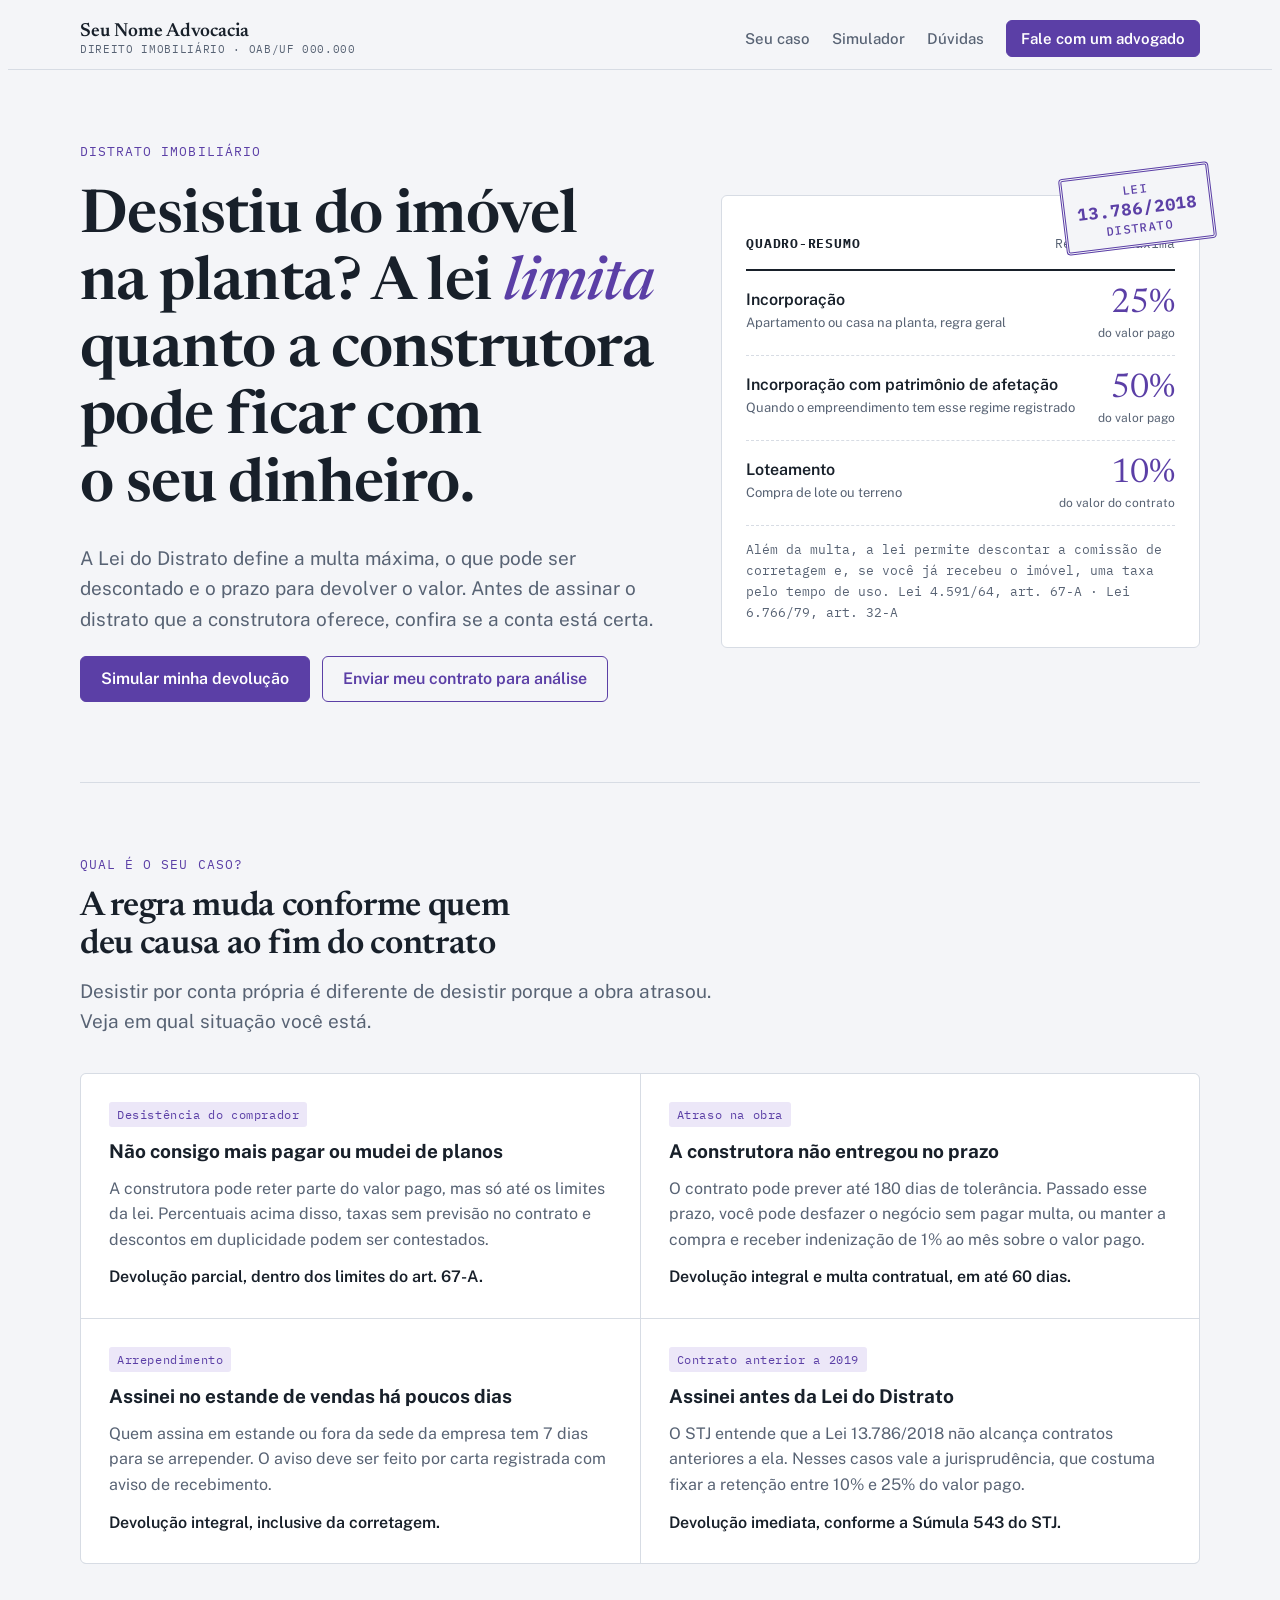
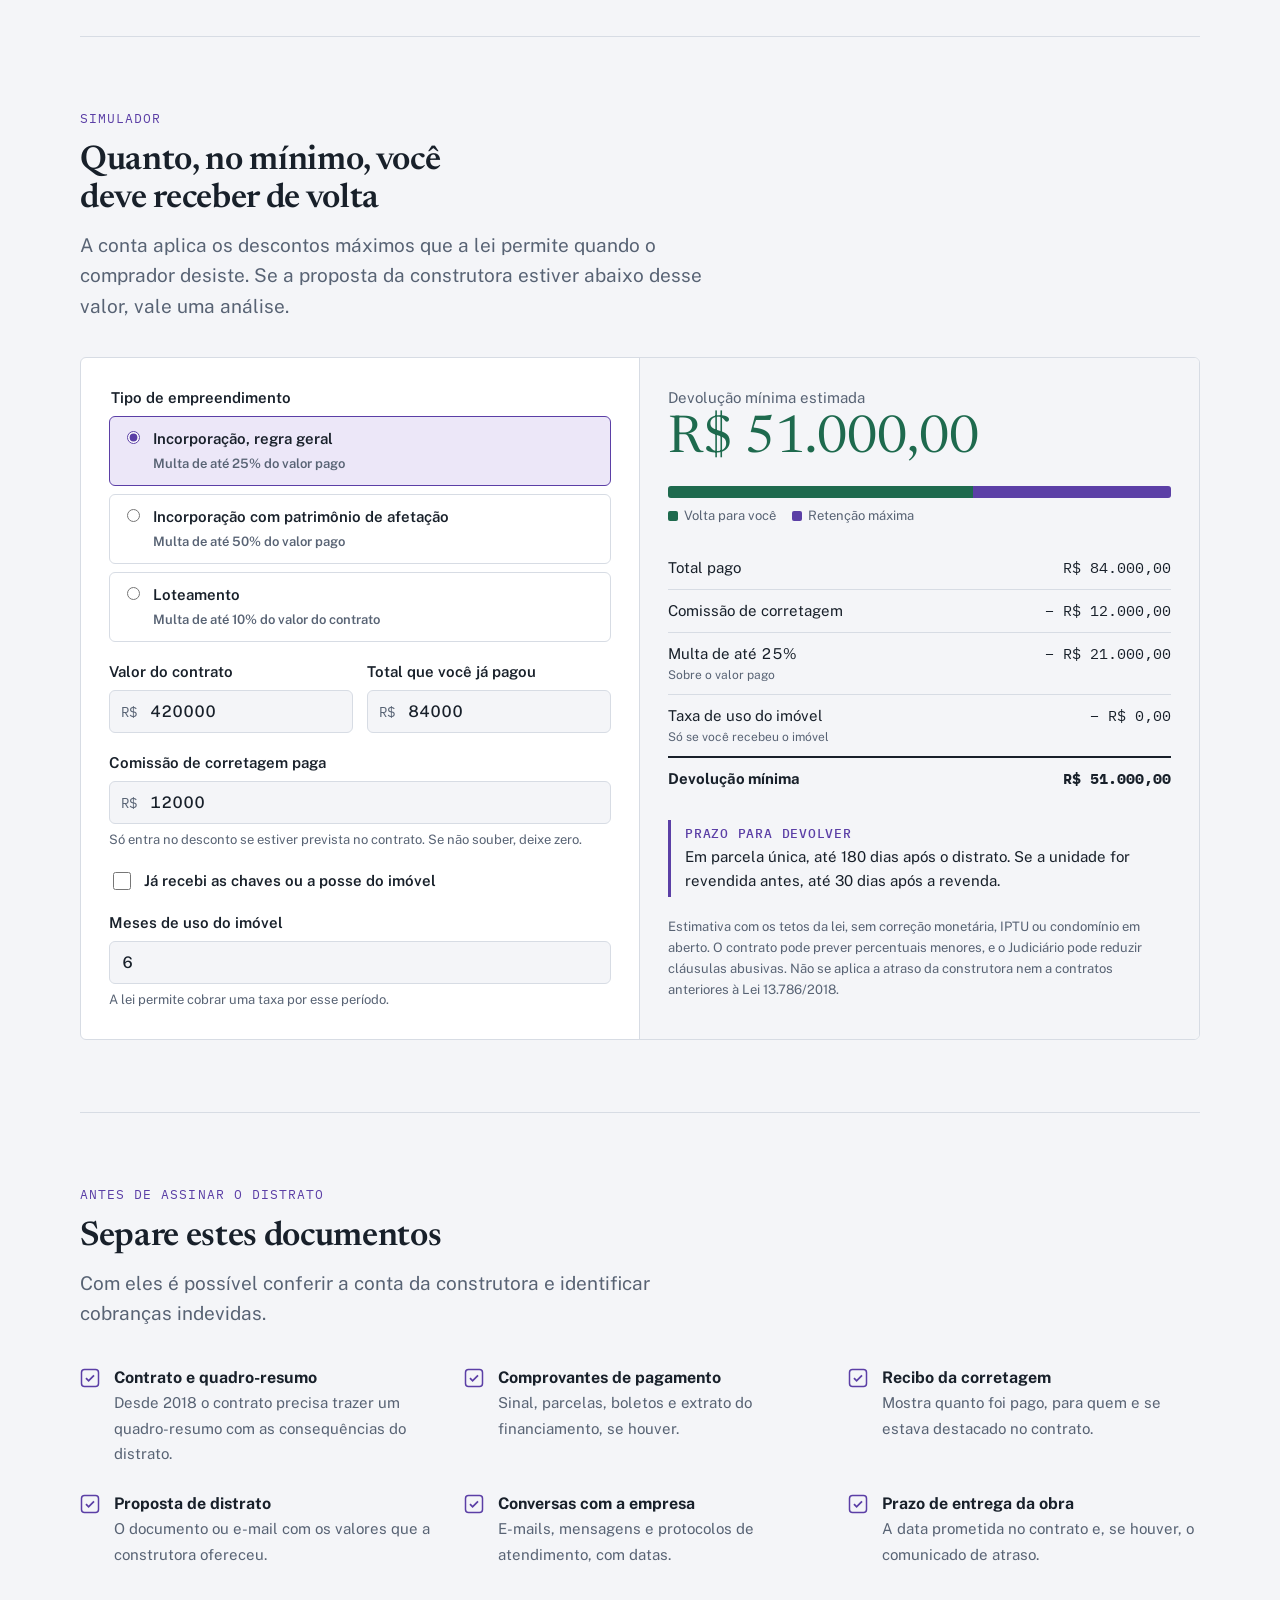
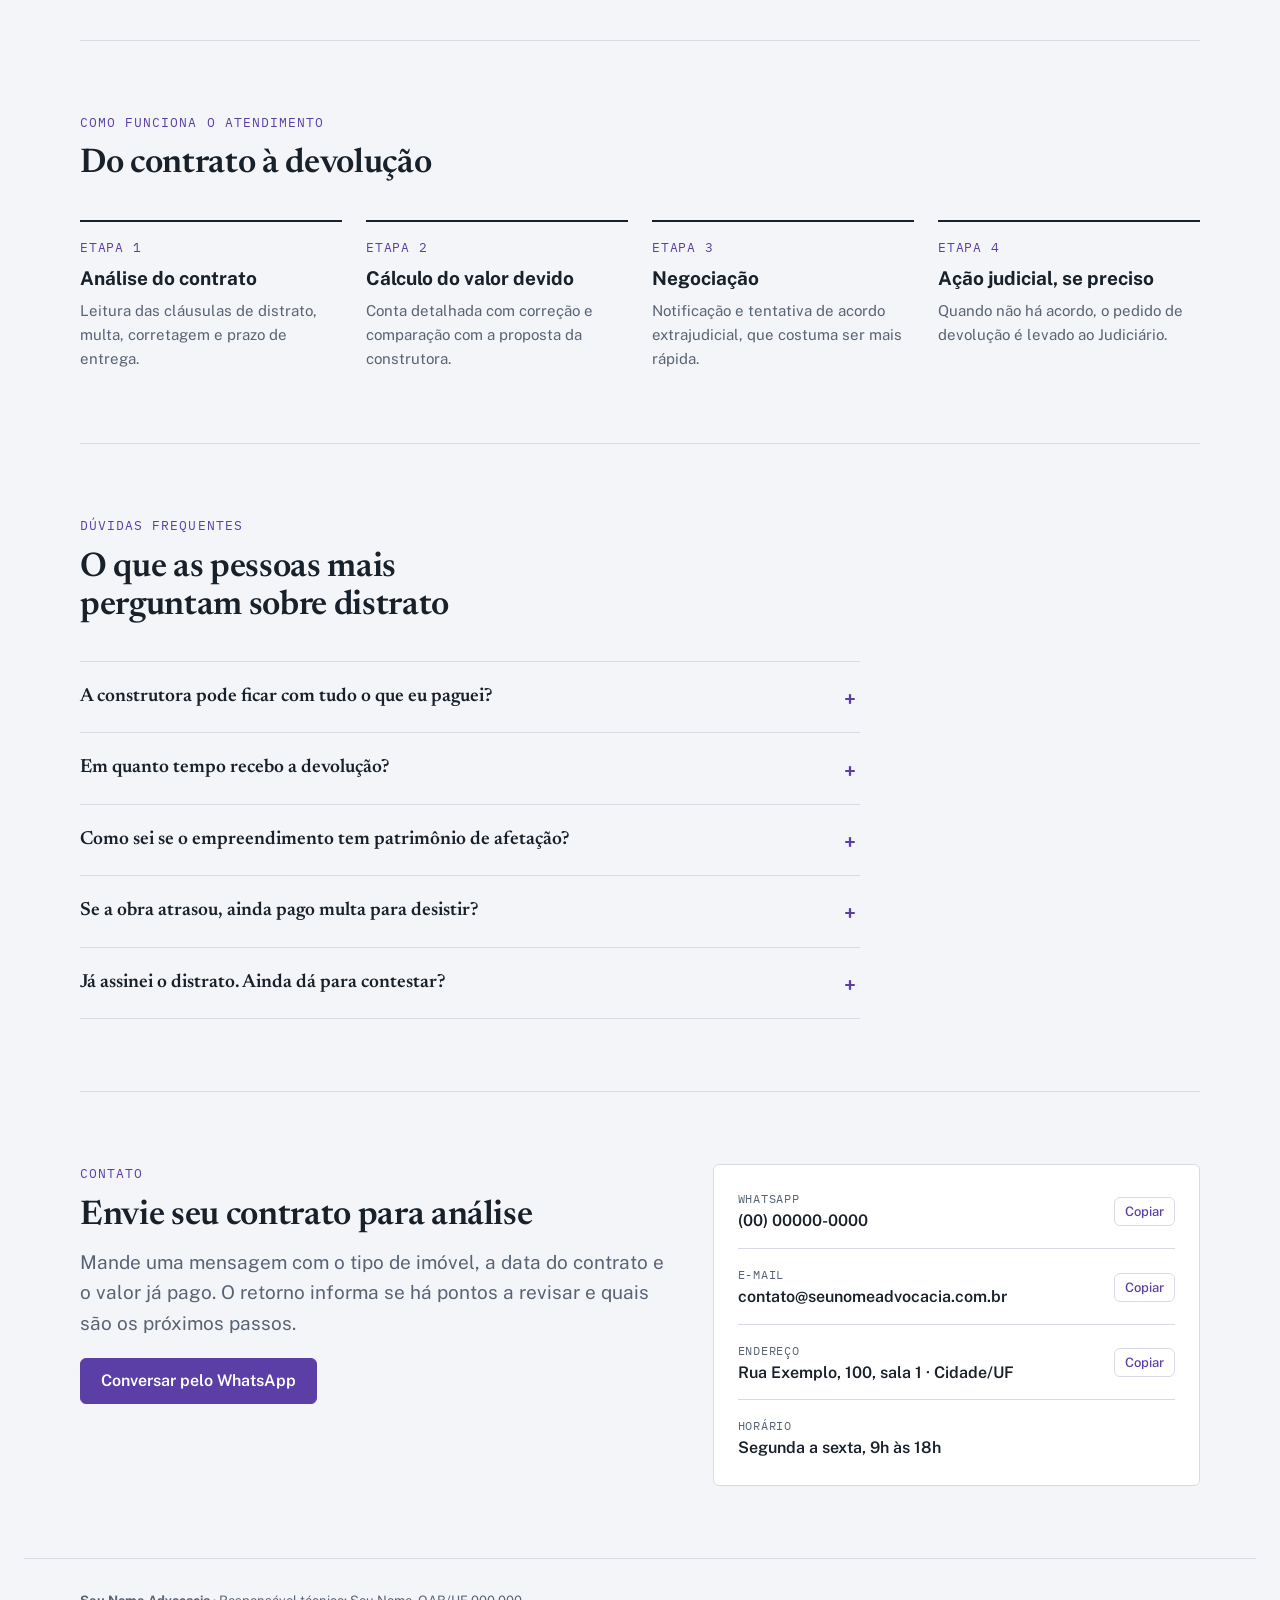
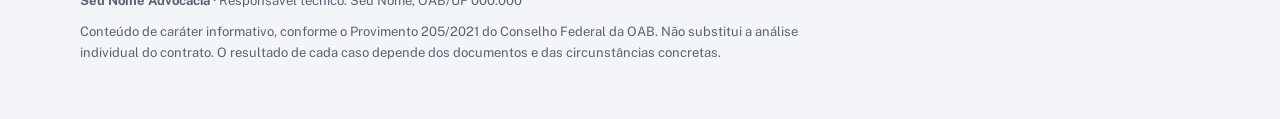
<file: site/distrato/index.html>
<!doctype html>
<html lang="pt-BR">
<head>
<meta charset="utf-8">
<meta name="viewport" content="width=device-width, initial-scale=1, viewport-fit=cover">
<title>Distrato Imobiliário</title>
<meta name="description" content="Desistiu do imóvel na planta ou a construtora atrasou a entrega? Entenda o que a Lei do Distrato garante e simule quanto você deve receber de volta.">
<link rel="preconnect" href="https://fonts.googleapis.com">
<link rel="preconnect" href="https://fonts.gstatic.com" crossorigin>
<link rel="stylesheet" href="https://fonts.googleapis.com/css2?family=Newsreader:opsz,wght@6..72,500;6..72,600&family=Public+Sans:wght@400;500;600;700&family=IBM+Plex+Mono:wght@400;500&display=swap">
<style>
/* Layout: página de cartório moderna — coluna de leitura + "quadro-resumo" como peça visual; o carimbo violeta é o único gesto ousado. */
:root {
  --paper: #F4F5F8;
  --surface: #FFFFFF;
  --ink: #18202A;
  --muted: #586374;
  --line: #D7DCE4;
  --stamp: #5B3FA6;
  --stamp-soft: #ECE7F8;
  --on-stamp: #FFFFFF;
  --ok: #1E6A4E;
  --font-display: "Newsreader", "Iowan Old Style", Georgia, serif;
  --font-body: "Public Sans", "Segoe UI", system-ui, -apple-system, sans-serif;
  --font-mono: "IBM Plex Mono", ui-monospace, "SFMono-Regular", Menlo, monospace;
  --step--1: 0.8125rem;
  --step-0: 1rem;
  --step-1: 1.1875rem;
  --step-2: 1.5rem;
  --step-3: 2.125rem;
  --step-4: clamp(2.25rem, 1.4rem + 3.6vw, 3.75rem);
  --radius: 6px;
  --max: 1120px;
}
@media (prefers-color-scheme: dark) {
  :root:not([data-theme="light"]) {
    --paper: #10141A; --surface: #171C24; --ink: #E6E9EF; --muted: #9BA5B4;
    --line: #2A313D; --stamp: #B39EF3; --stamp-soft: #231D37; --on-stamp: #10141A; --ok: #6FCBA3;
    color-scheme: dark;
  }
}
:root[data-theme="dark"] {
  --paper: #10141A; --surface: #171C24; --ink: #E6E9EF; --muted: #9BA5B4;
  --line: #2A313D; --stamp: #B39EF3; --stamp-soft: #231D37; --on-stamp: #10141A; --ok: #6FCBA3;
  color-scheme: dark;
}

* { box-sizing: border-box; }
html { scroll-behavior: smooth; }
@media (prefers-reduced-motion: reduce) { html { scroll-behavior: auto; } * { transition: none !important; } }
body {
  background: var(--paper);
  color: var(--ink);
  font-family: var(--font-body);
  font-size: var(--step-0);
  line-height: 1.6;
  padding-inline: 16px;
}
.wrap { max-width: var(--max); margin-inline: auto; }
h1, h2, h3 { font-family: var(--font-display); font-weight: 600; line-height: 1.12; text-wrap: balance; margin: 0; letter-spacing: -0.01em; }
h2 { font-size: var(--step-3); }
h3 { font-size: var(--step-1); font-family: var(--font-body); font-weight: 700; letter-spacing: 0; line-height: 1.3; }
p { margin: 0; }
a { color: var(--stamp); }
:focus-visible { outline: 2px solid var(--stamp); outline-offset: 3px; border-radius: 2px; }
.eyebrow { font-family: var(--font-mono); font-size: var(--step--1); letter-spacing: 0.08em; text-transform: uppercase; color: var(--stamp); }
.cite { font-family: var(--font-mono); font-size: var(--step--1); color: var(--muted); }
.lead { font-size: var(--step-1); color: var(--muted); max-width: 58ch; }

/* Botões */
.btn {
  display: inline-flex; align-items: center; justify-content: center; gap: 8px;
  font: 600 var(--step-0)/1 var(--font-body);
  padding: 14px 20px; border-radius: var(--radius); text-decoration: none; cursor: pointer;
  border: 1.5px solid var(--stamp); transition: transform .15s ease, background .15s ease;
}
.btn-primary { background: var(--stamp); color: var(--on-stamp); }
.btn-ghost { background: transparent; color: var(--stamp); }
.btn:hover { transform: translateY(-1px); }
.btn-ghost:hover { background: var(--stamp-soft); }

/* Cabeçalho */
.top {
  position: sticky; top: env(safe-area-inset-top, 0px); z-index: 10;
  background: var(--paper); border-bottom: 1px solid var(--line);
  margin-inline: -16px; padding-inline: 16px;
}
.top .wrap { display: flex; align-items: center; justify-content: space-between; gap: 16px; padding-block: 12px; }
.brand { display: flex; flex-direction: column; text-decoration: none; color: var(--ink); line-height: 1.2; }
.brand strong { font-family: var(--font-display); font-size: var(--step-1); font-weight: 600; }
.brand span { font-family: var(--font-mono); font-size: 0.6875rem; color: var(--muted); letter-spacing: 0.06em; text-transform: uppercase; }
.nav { display: flex; gap: 22px; align-items: center; }
.nav a:not(.btn) { color: var(--muted); text-decoration: none; font-weight: 500; font-size: 0.9375rem; }
.nav a:not(.btn):hover { color: var(--ink); }
.nav .btn { padding: 10px 14px; font-size: 0.9375rem; }
@media (max-width: 820px) { .nav a:not(.btn) { display: none; } }

/* Hero */
.hero { display: grid; grid-template-columns: 1.1fr 0.9fr; gap: 56px; align-items: center; padding-block: 72px 80px; }
.hero > * { min-width: 0; }
.hero-text { display: flex; flex-direction: column; gap: 22px; }
.hero h1 { font-size: var(--step-4); }
.hero h1 em { font-style: italic; color: var(--stamp); font-weight: 500; }
.actions { display: flex; flex-wrap: wrap; gap: 12px; }
@media (max-width: 900px) { .hero { grid-template-columns: 1fr; gap: 48px; padding-block: 48px 56px; } }

/* Quadro-resumo */
.quadro { position: relative; background: var(--surface); border: 1px solid var(--line); border-radius: var(--radius); padding: 24px; }
.quadro-head { display: flex; justify-content: space-between; align-items: baseline; gap: 12px; padding-bottom: 14px; border-bottom: 2px solid var(--ink); }
.quadro-head b { font-family: var(--font-mono); font-size: var(--step--1); letter-spacing: 0.06em; text-transform: uppercase; }
.quadro dl { margin: 0; }
.quadro .row { display: grid; grid-template-columns: 1fr auto; gap: 4px 16px; padding-block: 16px; border-bottom: 1px dashed var(--line); }
.quadro dt { font-weight: 600; }
.quadro dt small { display: block; font-weight: 400; color: var(--muted); font-size: var(--step--1); }
.quadro dd { margin: 0; text-align: right; font-family: var(--font-display); font-size: var(--step-3); line-height: 1; color: var(--stamp); font-variant-numeric: tabular-nums; }
.quadro dd small { display: block; font-family: var(--font-body); font-size: 0.75rem; color: var(--muted); margin-top: 6px; }
.quadro .cite { padding-top: 14px; }
.carimbo {
  position: absolute; top: -26px; right: -14px;
  border: 3px double var(--stamp); color: var(--stamp); border-radius: 4px;
  padding: 8px 12px; transform: rotate(-7deg); background: var(--paper);
  font-family: var(--font-mono); font-weight: 500; font-size: 0.75rem; letter-spacing: 0.12em; text-transform: uppercase; text-align: center; line-height: 1.35;
}
.carimbo b { display: block; font-size: 1.05rem; letter-spacing: 0.06em; }
@media (max-width: 480px) { .carimbo { right: 4px; top: -30px; } .quadro dd { font-size: var(--step-2); } }

/* Seções */
section.block { padding-block: 72px; border-top: 1px solid var(--line); }
.section-head { display: flex; flex-direction: column; gap: 12px; margin-bottom: 36px; max-width: 64ch; }

/* Casos */
.casos { display: grid; grid-template-columns: repeat(2, minmax(0, 1fr)); gap: 1px; background: var(--line); border: 1px solid var(--line); border-radius: var(--radius); overflow: hidden; }
.caso { background: var(--surface); padding: 28px; display: flex; flex-direction: column; gap: 12px; }
.caso .tag { align-self: flex-start; font-family: var(--font-mono); font-size: 0.75rem; letter-spacing: 0.05em; padding: 3px 8px; border-radius: 3px; background: var(--stamp-soft); color: var(--stamp); }
.caso p { color: var(--muted); }
.caso .result { color: var(--ink); font-weight: 600; }
@media (max-width: 720px) { .casos { grid-template-columns: 1fr; } }

/* Simulador */
.sim { display: grid; grid-template-columns: minmax(0, 1fr) minmax(0, 1fr); gap: 0; background: var(--surface); border: 1px solid var(--line); border-radius: var(--radius); overflow: hidden; }
.sim form { padding: 28px; display: flex; flex-direction: column; gap: 18px; border-right: 1px solid var(--line); }
.field { display: flex; flex-direction: column; gap: 6px; }
.field label, .field legend { font-weight: 600; font-size: 0.9375rem; }
.field .hint { font-size: var(--step--1); color: var(--muted); }
.money { position: relative; }
.money span { position: absolute; left: 12px; top: 50%; transform: translateY(-50%); color: var(--muted); font-family: var(--font-mono); font-size: 0.875rem; pointer-events: none; }
input[type="number"], select {
  width: 100%; font: 500 var(--step-0) var(--font-body); color: var(--ink);
  background: var(--paper); border: 1px solid var(--line); border-radius: var(--radius); padding: 11px 12px;
  font-variant-numeric: tabular-nums;
}
.money input { padding-left: 40px; }
input:focus, select:focus { outline: 2px solid var(--stamp); outline-offset: 0; border-color: var(--stamp); }
fieldset { border: 0; padding: 0; margin: 0; }
.radios { display: flex; flex-direction: column; gap: 8px; margin-top: 6px; }
.radio { display: flex; gap: 10px; align-items: flex-start; padding: 10px 12px; border: 1px solid var(--line); border-radius: var(--radius); cursor: pointer; font-weight: 400; }
.radio:has(input:checked) { border-color: var(--stamp); background: var(--stamp-soft); }
.radio input { accent-color: var(--stamp); margin-top: 4px; }
.radio b { display: block; font-weight: 600; }
.radio small { color: var(--muted); font-size: var(--step--1); }
.check { display: flex; gap: 10px; align-items: center; font-weight: 600; font-size: 0.9375rem; cursor: pointer; }
.check input { accent-color: var(--stamp); width: 18px; height: 18px; }
.two { display: grid; grid-template-columns: 1fr 1fr; gap: 14px; }
.two > * { min-width: 0; }

.out { padding: 28px; display: flex; flex-direction: column; gap: 20px; background: var(--paper); }
.out-total { display: flex; flex-direction: column; gap: 4px; }
.out-total span { font-size: 0.9375rem; color: var(--muted); }
.out-total output { font-family: var(--font-display); font-size: clamp(2.25rem, 1.6rem + 2.4vw, 3.25rem); line-height: 1; color: var(--ok); font-variant-numeric: tabular-nums; }
.bar { display: flex; height: 12px; border-radius: 3px; overflow: hidden; background: var(--line); }
.bar i { display: block; height: 100%; transition: width .3s ease; }
.bar .b-dev { background: var(--ok); }
.bar .b-ret { background: var(--stamp); }
.legend { display: flex; gap: 16px; flex-wrap: wrap; font-size: var(--step--1); color: var(--muted); }
.legend i { display: inline-block; width: 10px; height: 10px; border-radius: 2px; margin-right: 6px; vertical-align: -1px; }
.conta { width: 100%; border-collapse: collapse; font-variant-numeric: tabular-nums; font-size: 0.9375rem; }
.conta td { padding: 9px 0; border-bottom: 1px solid var(--line); vertical-align: top; }
.conta td:last-child { text-align: right; font-family: var(--font-mono); white-space: nowrap; padding-left: 12px; }
.conta td small { display: block; color: var(--muted); font-size: 0.75rem; }
.conta tr.total td { border-bottom: 0; border-top: 2px solid var(--ink); font-weight: 700; }
.prazo { border-left: 3px solid var(--stamp); padding: 4px 0 4px 14px; font-size: 0.9375rem; }
.prazo b { display: block; font-size: var(--step--1); font-family: var(--font-mono); text-transform: uppercase; letter-spacing: 0.06em; color: var(--stamp); font-weight: 500; }
.aviso { font-size: var(--step--1); color: var(--muted); }
@media (max-width: 860px) { .sim { grid-template-columns: 1fr; } .sim form { border-right: 0; border-bottom: 1px solid var(--line); } }
@media (max-width: 420px) { .two { grid-template-columns: 1fr; } .sim form, .out { padding: 20px; } }

/* Documentos */
.docs { display: grid; grid-template-columns: repeat(3, minmax(0, 1fr)); gap: 24px 32px; list-style: none; padding: 0; margin: 0; }
.docs li { display: grid; grid-template-columns: 22px 1fr; gap: 12px; align-items: start; }
.docs li > * { min-width: 0; }
.docs svg { margin-top: 3px; color: var(--stamp); }
.docs b { display: block; }
.docs span { color: var(--muted); font-size: 0.9375rem; }
@media (max-width: 860px) { .docs { grid-template-columns: repeat(2, minmax(0, 1fr)); } }
@media (max-width: 560px) { .docs { grid-template-columns: 1fr; } }

/* Etapas */
.etapas { list-style: none; padding: 0; margin: 0; display: grid; grid-template-columns: repeat(4, minmax(0, 1fr)); gap: 24px; counter-reset: etapa; }
.etapas li { counter-increment: etapa; display: flex; flex-direction: column; gap: 8px; padding-top: 16px; border-top: 2px solid var(--ink); }
.etapas li::before { content: "Etapa " counter(etapa); font-family: var(--font-mono); font-size: var(--step--1); color: var(--stamp); text-transform: uppercase; letter-spacing: 0.06em; }
.etapas p { color: var(--muted); font-size: 0.9375rem; }
@media (max-width: 860px) { .etapas { grid-template-columns: repeat(2, minmax(0, 1fr)); } }
@media (max-width: 480px) { .etapas { grid-template-columns: 1fr; } }

/* FAQ */
.faq { max-width: 780px; border-top: 1px solid var(--line); }
.faq details { border-bottom: 1px solid var(--line); }
.faq summary { cursor: pointer; list-style: none; padding: 20px 36px 20px 0; position: relative; font-weight: 600; font-size: var(--step-1); font-family: var(--font-display); }
.faq summary::-webkit-details-marker { display: none; }
.faq summary::after { content: "+"; position: absolute; right: 4px; top: 50%; transform: translateY(-50%); font-family: var(--font-mono); font-size: 1.25rem; color: var(--stamp); }
.faq details[open] summary::after { content: "−"; }
.faq .ans { padding: 0 0 22px; color: var(--muted); display: flex; flex-direction: column; gap: 10px; max-width: 68ch; }

/* Contato */
.contato { display: grid; grid-template-columns: 1.2fr 1fr; gap: 48px; align-items: start; }
.contato > * { min-width: 0; }
.contato .section-head { margin-bottom: 0; }
.cartao { background: var(--surface); border: 1px solid var(--line); border-radius: var(--radius); padding: 24px; display: flex; flex-direction: column; gap: 16px; }
.linha { display: flex; justify-content: space-between; align-items: center; gap: 12px; padding-bottom: 14px; border-bottom: 1px solid var(--line); }
.linha:last-of-type { border-bottom: 0; padding-bottom: 0; }
.linha div { min-width: 0; }
.linha small { display: block; font-family: var(--font-mono); font-size: 0.75rem; text-transform: uppercase; letter-spacing: 0.06em; color: var(--muted); }
.linha .val { font-weight: 600; user-select: all; overflow-wrap: anywhere; }
.copy { font: 500 0.8125rem var(--font-body); color: var(--stamp); background: transparent; border: 1px solid var(--line); border-radius: var(--radius); padding: 6px 10px; cursor: pointer; flex: none; }
.copy:hover { border-color: var(--stamp); }
@media (max-width: 820px) { .contato { grid-template-columns: 1fr; gap: 32px; } }

footer { border-top: 1px solid var(--line); padding-block: 32px 48px; color: var(--muted); font-size: var(--step--1); }
footer .wrap { display: flex; flex-direction: column; gap: 10px; }
footer p { max-width: 90ch; }
</style>
</head>
<body>

<header class="top">
  <div class="wrap">
    <a class="brand" href="#inicio">
      <strong>Seu Nome Advocacia</strong>
      <span>Direito Imobiliário · OAB/UF 000.000</span>
    </a>
    <nav class="nav" aria-label="Seções da página">
      <a href="#casos">Seu caso</a>
      <a href="#simulador">Simulador</a>
      <a href="#duvidas">Dúvidas</a>
      <a class="btn btn-primary" href="#contato">Fale com um advogado</a>
    </nav>
  </div>
</header>

<main class="wrap" id="inicio">
  <section class="hero">
    <div class="hero-text">
      <p class="eyebrow">Distrato imobiliário</p>
      <h1>Desistiu do imóvel na planta? A lei <em>limita</em> quanto a construtora pode ficar com o seu dinheiro.</h1>
      <p class="lead">A Lei do Distrato define a multa máxima, o que pode ser descontado e o prazo para devolver o valor. Antes de assinar o distrato que a construtora oferece, confira se a conta está certa.</p>
      <div class="actions">
        <a class="btn btn-primary" href="#simulador">Simular minha devolução</a>
        <a class="btn btn-ghost" href="#contato">Enviar meu contrato para análise</a>
      </div>
    </div>

    <aside class="quadro" aria-label="Resumo das retenções máximas previstas em lei">
      <div class="carimbo" aria-hidden="true">Lei<b>13.786/2018</b>Distrato</div>
      <div class="quadro-head">
        <b>Quadro-resumo</b>
        <span class="cite">Retenção máxima</span>
      </div>
      <dl>
        <div class="row">
          <dt>Incorporação<small>Apartamento ou casa na planta, regra geral</small></dt>
          <dd>25%<small>do valor pago</small></dd>
        </div>
        <div class="row">
          <dt>Incorporação com patrimônio de afetação<small>Quando o empreendimento tem esse regime registrado</small></dt>
          <dd>50%<small>do valor pago</small></dd>
        </div>
        <div class="row">
          <dt>Loteamento<small>Compra de lote ou terreno</small></dt>
          <dd>10%<small>do valor do contrato</small></dd>
        </div>
      </dl>
      <p class="cite">Além da multa, a lei permite descontar a comissão de corretagem e, se você já recebeu o imóvel, uma taxa pelo tempo de uso. Lei 4.591/64, art. 67-A · Lei 6.766/79, art. 32-A</p>
    </aside>
  </section>

  <section class="block" id="casos">
    <div class="section-head">
      <p class="eyebrow">Qual é o seu caso?</p>
      <h2>A regra muda conforme quem deu causa ao fim do contrato</h2>
      <p class="lead">Desistir por conta própria é diferente de desistir porque a obra atrasou. Veja em qual situação você está.</p>
    </div>
    <div class="casos">
      <article class="caso">
        <span class="tag">Desistência do comprador</span>
        <h3>Não consigo mais pagar ou mudei de planos</h3>
        <p>A construtora pode reter parte do valor pago, mas só até os limites da lei. Percentuais acima disso, taxas sem previsão no contrato e descontos em duplicidade podem ser contestados.</p>
        <p class="result">Devolução parcial, dentro dos limites do art. 67-A.</p>
      </article>
      <article class="caso">
        <span class="tag">Atraso na obra</span>
        <h3>A construtora não entregou no prazo</h3>
        <p>O contrato pode prever até 180 dias de tolerância. Passado esse prazo, você pode desfazer o negócio sem pagar multa, ou manter a compra e receber indenização de 1% ao mês sobre o valor pago.</p>
        <p class="result">Devolução integral e multa contratual, em até 60 dias.</p>
      </article>
      <article class="caso">
        <span class="tag">Arrependimento</span>
        <h3>Assinei no estande de vendas há poucos dias</h3>
        <p>Quem assina em estande ou fora da sede da empresa tem 7 dias para se arrepender. O aviso deve ser feito por carta registrada com aviso de recebimento.</p>
        <p class="result">Devolução integral, inclusive da corretagem.</p>
      </article>
      <article class="caso">
        <span class="tag">Contrato anterior a 2019</span>
        <h3>Assinei antes da Lei do Distrato</h3>
        <p>O STJ entende que a Lei 13.786/2018 não alcança contratos anteriores a ela. Nesses casos vale a jurisprudência, que costuma fixar a retenção entre 10% e 25% do valor pago.</p>
        <p class="result">Devolução imediata, conforme a Súmula 543 do STJ.</p>
      </article>
    </div>
  </section>

  <section class="block" id="simulador">
    <div class="section-head">
      <p class="eyebrow">Simulador</p>
      <h2>Quanto, no mínimo, você deve receber de volta</h2>
      <p class="lead">A conta aplica os descontos máximos que a lei permite quando o comprador desiste. Se a proposta da construtora estiver abaixo desse valor, vale uma análise.</p>
    </div>

    <div class="sim">
      <form id="sim-form" novalidate>
        <fieldset class="field">
          <legend>Tipo de empreendimento</legend>
          <div class="radios">
            <label class="radio"><input type="radio" name="regime" id="r-inc" value="inc" checked><span><b>Incorporação, regra geral</b><small>Multa de até 25% do valor pago</small></span></label>
            <label class="radio"><input type="radio" name="regime" id="r-afet" value="afet"><span><b>Incorporação com patrimônio de afetação</b><small>Multa de até 50% do valor pago</small></span></label>
            <label class="radio"><input type="radio" name="regime" id="r-lote" value="lote"><span><b>Loteamento</b><small>Multa de até 10% do valor do contrato</small></span></label>
          </div>
        </fieldset>

        <div class="two">
          <div class="field">
            <label for="contrato">Valor do contrato</label>
            <div class="money"><span>R$</span><input type="number" id="contrato" min="0" step="1000" value="420000" inputmode="decimal"></div>
          </div>
          <div class="field">
            <label for="pago">Total que você já pagou</label>
            <div class="money"><span>R$</span><input type="number" id="pago" min="0" step="1000" value="84000" inputmode="decimal"></div>
          </div>
        </div>

        <div class="field">
          <label for="corretagem">Comissão de corretagem paga</label>
          <div class="money"><span>R$</span><input type="number" id="corretagem" min="0" step="500" value="12000" inputmode="decimal"></div>
          <p class="hint">Só entra no desconto se estiver prevista no contrato. Se não souber, deixe zero.</p>
        </div>

        <label class="check"><input type="checkbox" id="chaves"> Já recebi as chaves ou a posse do imóvel</label>
        <div class="field" id="meses-wrap" hidden>
          <label for="meses">Meses de uso do imóvel</label>
          <input type="number" id="meses" min="0" step="1" value="6" inputmode="numeric">
          <p class="hint">A lei permite cobrar uma taxa por esse período.</p>
        </div>
      </form>

      <div class="out" aria-live="polite">
        <div class="out-total">
          <span>Devolução mínima estimada</span>
          <output id="o-total">R$ 0,00</output>
        </div>
        <div>
          <div class="bar" aria-hidden="true"><i class="b-dev" id="bar-dev"></i><i class="b-ret" id="bar-ret"></i></div>
          <div class="legend" style="margin-top:8px"><span><i style="background:var(--ok)"></i>Volta para você</span><span><i style="background:var(--stamp)"></i>Retenção máxima</span></div>
        </div>
        <table class="conta">
          <tbody>
            <tr><td>Total pago</td><td id="o-pago"></td></tr>
            <tr><td>Comissão de corretagem</td><td id="o-corr"></td></tr>
            <tr><td><span id="l-multa">Multa</span><small id="l-multa-base"></small></td><td id="o-multa"></td></tr>
            <tr><td>Taxa de uso do imóvel<small id="l-fru-base">Só se você recebeu o imóvel</small></td><td id="o-fru"></td></tr>
            <tr class="total"><td>Devolução mínima</td><td id="o-total2"></td></tr>
          </tbody>
        </table>
        <p class="prazo"><b>Prazo para devolver</b><span id="o-prazo"></span></p>
        <p class="aviso">Estimativa com os tetos da lei, sem correção monetária, IPTU ou condomínio em aberto. O contrato pode prever percentuais menores, e o Judiciário pode reduzir cláusulas abusivas. Não se aplica a atraso da construtora nem a contratos anteriores à Lei 13.786/2018.</p>
      </div>
    </div>
  </section>

  <section class="block" id="documentos">
    <div class="section-head">
      <p class="eyebrow">Antes de assinar o distrato</p>
      <h2>Separe estes documentos</h2>
      <p class="lead">Com eles é possível conferir a conta da construtora e identificar cobranças indevidas.</p>
    </div>
    <ul class="docs">
      <li><svg width="20" height="20" viewBox="0 0 20 20" fill="none" aria-hidden="true"><rect x="1.5" y="1.5" width="17" height="17" rx="3" stroke="currentColor" stroke-width="1.5"/><path d="M6 10.2l2.6 2.6L14 7.4" stroke="currentColor" stroke-width="1.8" fill="none"/></svg><div><b>Contrato e quadro-resumo</b><span>Desde 2018 o contrato precisa trazer um quadro-resumo com as consequências do distrato.</span></div></li>
      <li><svg width="20" height="20" viewBox="0 0 20 20" fill="none" aria-hidden="true"><rect x="1.5" y="1.5" width="17" height="17" rx="3" stroke="currentColor" stroke-width="1.5"/><path d="M6 10.2l2.6 2.6L14 7.4" stroke="currentColor" stroke-width="1.8" fill="none"/></svg><div><b>Comprovantes de pagamento</b><span>Sinal, parcelas, boletos e extrato do financiamento, se houver.</span></div></li>
      <li><svg width="20" height="20" viewBox="0 0 20 20" fill="none" aria-hidden="true"><rect x="1.5" y="1.5" width="17" height="17" rx="3" stroke="currentColor" stroke-width="1.5"/><path d="M6 10.2l2.6 2.6L14 7.4" stroke="currentColor" stroke-width="1.8" fill="none"/></svg><div><b>Recibo da corretagem</b><span>Mostra quanto foi pago, para quem e se estava destacado no contrato.</span></div></li>
      <li><svg width="20" height="20" viewBox="0 0 20 20" fill="none" aria-hidden="true"><rect x="1.5" y="1.5" width="17" height="17" rx="3" stroke="currentColor" stroke-width="1.5"/><path d="M6 10.2l2.6 2.6L14 7.4" stroke="currentColor" stroke-width="1.8" fill="none"/></svg><div><b>Proposta de distrato</b><span>O documento ou e-mail com os valores que a construtora ofereceu.</span></div></li>
      <li><svg width="20" height="20" viewBox="0 0 20 20" fill="none" aria-hidden="true"><rect x="1.5" y="1.5" width="17" height="17" rx="3" stroke="currentColor" stroke-width="1.5"/><path d="M6 10.2l2.6 2.6L14 7.4" stroke="currentColor" stroke-width="1.8" fill="none"/></svg><div><b>Conversas com a empresa</b><span>E-mails, mensagens e protocolos de atendimento, com datas.</span></div></li>
      <li><svg width="20" height="20" viewBox="0 0 20 20" fill="none" aria-hidden="true"><rect x="1.5" y="1.5" width="17" height="17" rx="3" stroke="currentColor" stroke-width="1.5"/><path d="M6 10.2l2.6 2.6L14 7.4" stroke="currentColor" stroke-width="1.8" fill="none"/></svg><div><b>Prazo de entrega da obra</b><span>A data prometida no contrato e, se houver, o comunicado de atraso.</span></div></li>
    </ul>
  </section>

  <section class="block" id="atendimento">
    <div class="section-head">
      <p class="eyebrow">Como funciona o atendimento</p>
      <h2>Do contrato à devolução</h2>
    </div>
    <ol class="etapas">
      <li><h3>Análise do contrato</h3><p>Leitura das cláusulas de distrato, multa, corretagem e prazo de entrega.</p></li>
      <li><h3>Cálculo do valor devido</h3><p>Conta detalhada com correção e comparação com a proposta da construtora.</p></li>
      <li><h3>Negociação</h3><p>Notificação e tentativa de acordo extrajudicial, que costuma ser mais rápida.</p></li>
      <li><h3>Ação judicial, se preciso</h3><p>Quando não há acordo, o pedido de devolução é levado ao Judiciário.</p></li>
    </ol>
  </section>

  <section class="block" id="duvidas">
    <div class="section-head">
      <p class="eyebrow">Dúvidas frequentes</p>
      <h2>O que as pessoas mais perguntam sobre distrato</h2>
    </div>
    <div class="faq">
      <details>
        <summary>A construtora pode ficar com tudo o que eu paguei?</summary>
        <div class="ans"><p>Não. Os descontos têm teto legal e não podem ultrapassar o que você pagou, com exceção da taxa de uso do imóvel. Cláusula que prevê perda total das parcelas é considerada abusiva pelo Código de Defesa do Consumidor.</p></div>
      </details>
      <details>
        <summary>Em quanto tempo recebo a devolução?</summary>
        <div class="ans"><p>Na incorporação, em parcela única até 180 dias após o distrato. Se houver patrimônio de afetação, até 30 dias após o habite-se. Se a unidade for revendida antes, o pagamento deve sair em até 30 dias da revenda.</p><p>No loteamento, em até 12 parcelas mensais, com carência que depende do andamento das obras.</p></div>
      </details>
      <details>
        <summary>Como sei se o empreendimento tem patrimônio de afetação?</summary>
        <div class="ans"><p>O regime fica averbado na matrícula do imóvel no Cartório de Registro de Imóveis e costuma estar indicado no contrato e no quadro-resumo. Ele muda o percentual máximo da multa de 25% para 50%.</p></div>
      </details>
      <details>
        <summary>Se a obra atrasou, ainda pago multa para desistir?</summary>
        <div class="ans"><p>Não. Quando o atraso passa dos 180 dias de tolerância, a culpa é da construtora. Você pode pedir a devolução integral do que pagou, com a multa prevista no contrato, em até 60 dias.</p></div>
      </details>
      <details>
        <summary>Já assinei o distrato. Ainda dá para contestar?</summary>
        <div class="ans"><p>Depende do caso. Distratos com cláusulas abusivas ou valores abaixo do mínimo legal podem ser revistos na Justiça. Guarde uma cópia do documento assinado e dos comprovantes.</p></div>
      </details>
    </div>
  </section>

  <section class="block" id="contato">
    <div class="contato">
      <div class="section-head">
        <p class="eyebrow">Contato</p>
        <h2>Envie seu contrato para análise</h2>
        <p class="lead">Mande uma mensagem com o tipo de imóvel, a data do contrato e o valor já pago. O retorno informa se há pontos a revisar e quais são os próximos passos.</p>
        <div class="actions" style="margin-top:8px">
          <a class="btn btn-primary" href="https://wa.me/5500000000000?text=Ol%C3%A1%2C%20quero%20uma%20an%C3%A1lise%20do%20meu%20distrato%20imobili%C3%A1rio." target="_blank" rel="noopener">Conversar pelo WhatsApp</a>
        </div>
      </div>
      <div class="cartao">
        <div class="linha"><div><small>WhatsApp</small><span class="val" id="c-whats">(00) 00000-0000</span></div><button class="copy" type="button" data-copy="c-whats">Copiar</button></div>
        <div class="linha"><div><small>E-mail</small><span class="val" id="c-mail">contato@seunomeadvocacia.com.br</span></div><button class="copy" type="button" data-copy="c-mail">Copiar</button></div>
        <div class="linha"><div><small>Endereço</small><span class="val" id="c-end">Rua Exemplo, 100, sala 1 · Cidade/UF</span></div><button class="copy" type="button" data-copy="c-end">Copiar</button></div>
        <div class="linha"><div><small>Horário</small><span class="val">Segunda a sexta, 9h às 18h</span></div></div>
      </div>
    </div>
  </section>
</main>

<footer>
  <div class="wrap">
    <p><strong>Seu Nome Advocacia</strong> · Responsável técnico: Seu Nome, OAB/UF 000.000</p>
    <p>Conteúdo de caráter informativo, conforme o Provimento 205/2021 do Conselho Federal da OAB. Não substitui a análise individual do contrato. O resultado de cada caso depende dos documentos e das circunstâncias concretas.</p>
  </div>
</footer>

<script>
(function () {
  var brl = new Intl.NumberFormat('pt-BR', { style: 'currency', currency: 'BRL' });
  var $ = function (id) { return document.getElementById(id); };
  var num = function (id) { var v = parseFloat($(id).value); return isFinite(v) && v > 0 ? v : 0; };

  var regras = {
    inc:  { pena: 0.25, base: 'pago',     fru: 0.005,  multa: 'Multa de até 25%', baseTxt: 'Sobre o valor pago',
            prazo: 'Em parcela única, até 180 dias após o distrato. Se a unidade for revendida antes, até 30 dias após a revenda.' },
    afet: { pena: 0.50, base: 'pago',     fru: 0.005,  multa: 'Multa de até 50%', baseTxt: 'Sobre o valor pago',
            prazo: 'Até 30 dias após o habite-se. Se a unidade for revendida antes, até 30 dias após a revenda.' },
    lote: { pena: 0.10, base: 'contrato', fru: 0.0075, multa: 'Multa de até 10%', baseTxt: 'Sobre o valor do contrato',
            prazo: 'Em até 12 parcelas mensais. Com obras em andamento, começam até 180 dias após o prazo de conclusão; com obras prontas, até 12 meses após o distrato.' }
  };

  function calcular() {
    var regime = document.querySelector('input[name="regime"]:checked').value;
    var r = regras[regime];
    var contrato = num('contrato');
    var pago = num('pago');
    var chaves = $('chaves').checked;
    var meses = chaves ? num('meses') : 0;
    $('meses-wrap').hidden = !chaves;

    var corr = Math.min(num('corretagem'), pago);
    var multa = Math.min(r.pena * (r.base === 'pago' ? pago : contrato), pago - corr);
    var fru = r.fru * contrato * meses;
    var devolucao = Math.max(0, pago - corr - multa - fru);
    var retido = pago - devolucao;

    $('o-total').textContent = brl.format(devolucao);
    $('o-total2').textContent = brl.format(devolucao);
    $('o-pago').textContent = brl.format(pago);
    $('o-corr').textContent = '− ' + brl.format(corr);
    $('o-multa').textContent = '− ' + brl.format(multa);
    $('o-fru').textContent = '− ' + brl.format(fru);
    $('l-multa').textContent = r.multa;
    $('l-multa-base').textContent = r.baseTxt;
    $('l-fru-base').textContent = chaves
      ? (r.fru * 100).toLocaleString('pt-BR') + '% ao mês sobre o valor do contrato'
      : 'Só se você recebeu o imóvel';
    $('o-prazo').textContent = r.prazo;

    var devPct = pago > 0 ? (devolucao / pago) * 100 : 0;
    $('bar-dev').style.width = devPct + '%';
    $('bar-ret').style.width = (pago > 0 ? (retido / pago) * 100 : 0) + '%';
  }

  $('sim-form').addEventListener('input', calcular);
  $('sim-form').addEventListener('change', calcular);
  $('sim-form').addEventListener('submit', function (e) { e.preventDefault(); });
  calcular();

  document.querySelectorAll('.copy').forEach(function (btn) {
    btn.addEventListener('click', function () {
      var el = $(btn.dataset.copy);
      var done = function () { btn.textContent = 'Copiado'; setTimeout(function () { btn.textContent = 'Copiar'; }, 1600); };
      var selecionar = function () {
        var range = document.createRange(); range.selectNodeContents(el);
        var sel = window.getSelection(); sel.removeAllRanges(); sel.addRange(range);
        btn.textContent = 'Selecionado';
        setTimeout(function () { btn.textContent = 'Copiar'; }, 1600);
      };
      try {
        navigator.clipboard.writeText(el.textContent.trim()).then(done, selecionar);
      } catch (err) { selecionar(); }
    });
  });
})();
</script>
</body>
</html>
</file>
